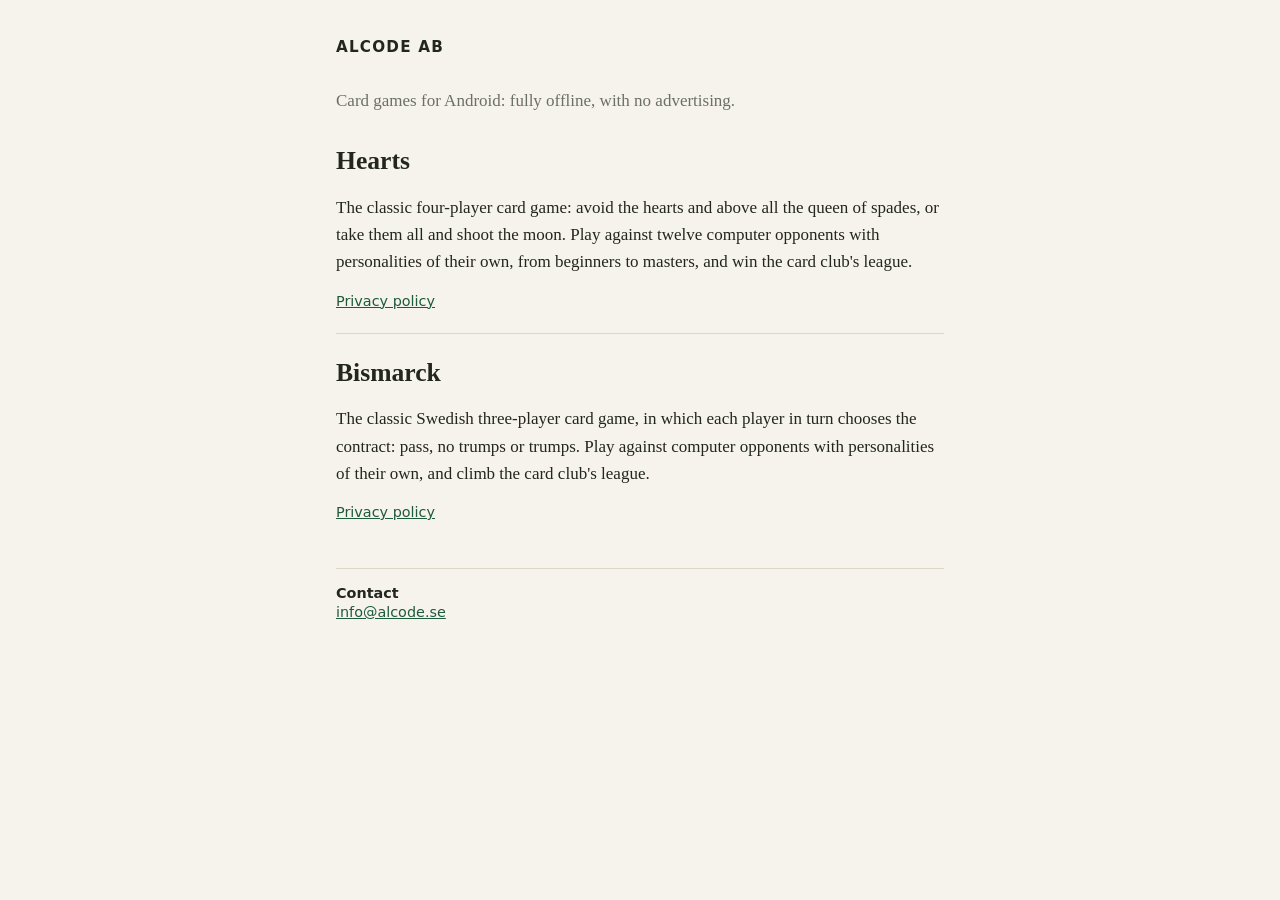
<file: index.html>
<!doctype html>
<html lang="en">
<head>
  <meta charset="utf-8">
  <meta name="viewport" content="width=device-width, initial-scale=1">
  <title>Alcode AB</title>
  <meta name="description" content="Alcode AB makes the card games Bismarck and Hearts for Android.">
  <link rel="stylesheet" href="style.css">
</head>
<body>
  <main>
    <header>
      <p class="company">Alcode AB</p>
    </header>

    <p class="intro">Card games for Android: fully offline, with no advertising.</p>

    <section class="game">
      <h2>Hearts</h2>
      <p>
        The classic four-player card game: avoid the hearts and above all the queen of spades, or
        take them all and shoot the moon. Play against twelve computer opponents with
        personalities of their own, from beginners to masters, and win the card club's league.
      </p>
      <p class="links"><a href="hearts-privacy.html">Privacy policy</a></p>
    </section>

    <section class="game">
      <h2>Bismarck</h2>
      <p>
        The classic Swedish three-player card game, in which each player in turn chooses the
        contract: pass, no trumps or trumps. Play against computer opponents with personalities
        of their own, and climb the card club's league.
      </p>
      <p class="links"><a href="privacy.html">Privacy policy</a></p>
    </section>

    <footer>
      <h2>Contact</h2>
      <p><a href="mailto:info@alcode.se">info@alcode.se</a></p>
    </footer>
  </main>
</body>
</html>
</file>
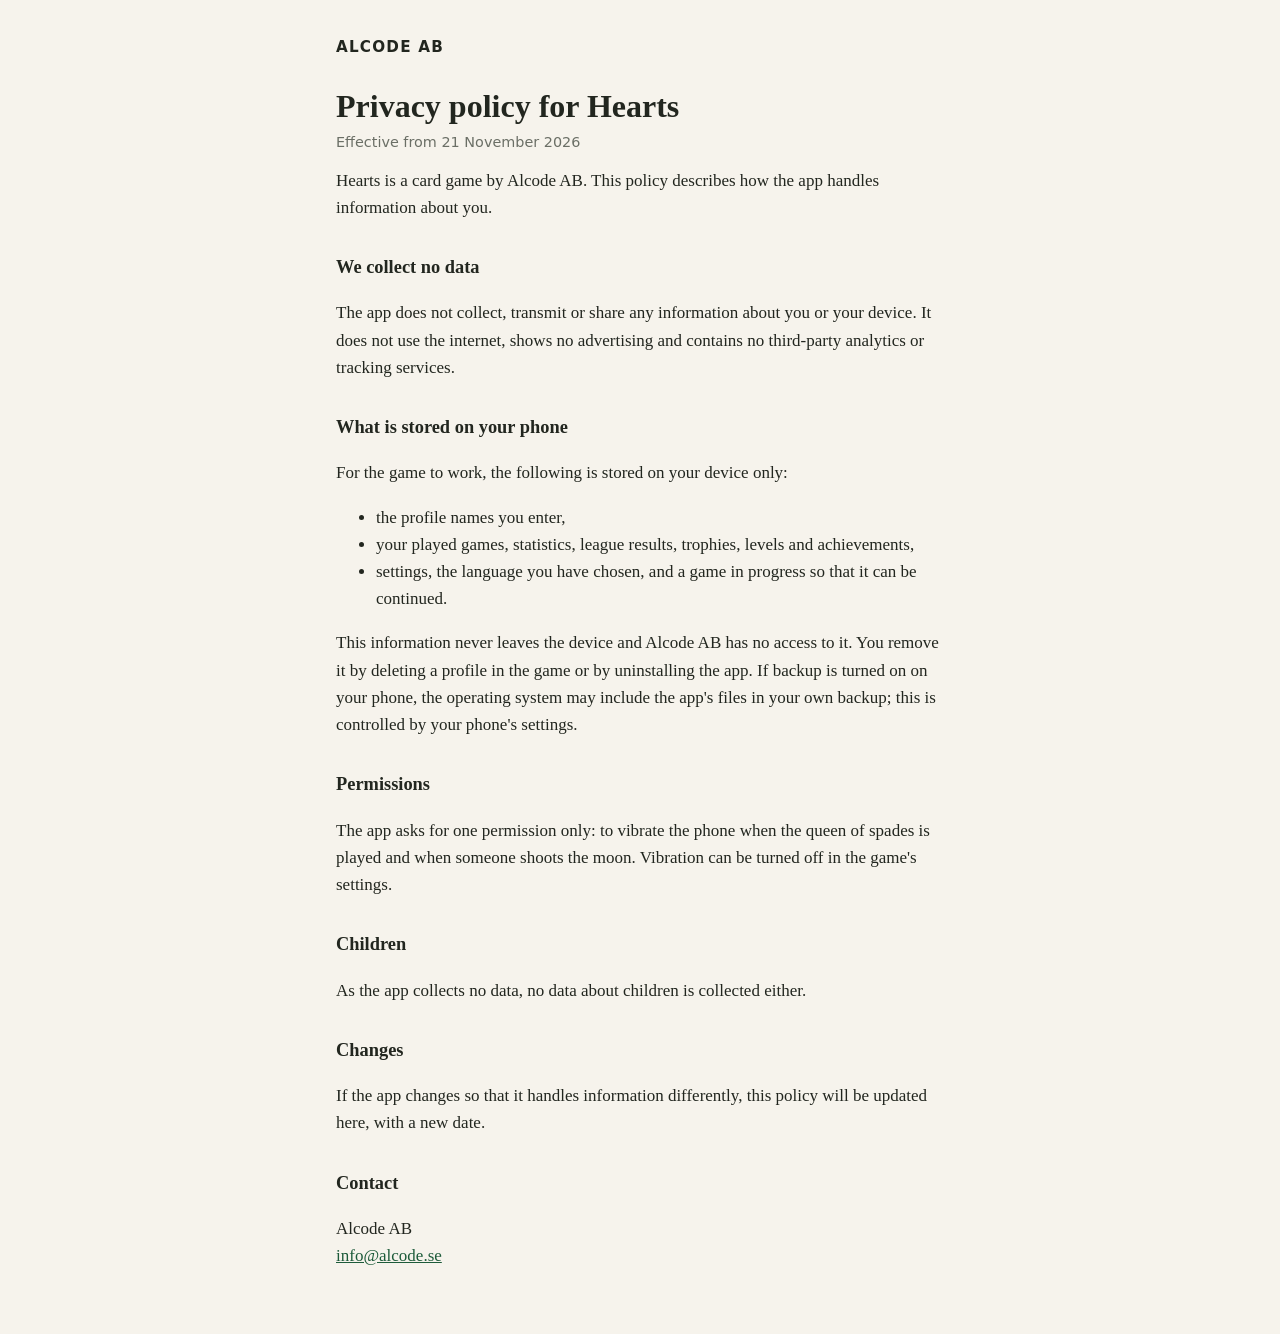
<file: hearts-privacy.html>
<!doctype html>
<html lang="en">
<head>
  <meta charset="utf-8">
  <meta name="viewport" content="width=device-width, initial-scale=1">
  <title>Privacy policy – Hearts</title>
  <meta name="description" content="Privacy policy for the card game Hearts by Alcode AB.">
  <link rel="stylesheet" href="style.css">
</head>
<body>
  <main>
    <header>
      <p class="company"><a href="./">Alcode AB</a></p>
    </header>

    <article>
      <h1>Privacy policy for Hearts</h1>
      <p class="date">Effective from 21 November 2026</p>

      <p>
        Hearts is a card game by Alcode AB. This policy describes how the app handles
        information about you.
      </p>

      <h2>We collect no data</h2>
      <p>
        The app does not collect, transmit or share any information about you or your device. It
        does not use the internet, shows no advertising and contains no third-party analytics or
        tracking services.
      </p>

      <h2>What is stored on your phone</h2>
      <p>For the game to work, the following is stored on your device only:</p>
      <ul>
        <li>the profile names you enter,</li>
        <li>your played games, statistics, league results, trophies, levels and achievements,</li>
        <li>settings, the language you have chosen, and a game in progress so that it can be continued.</li>
      </ul>
      <p>
        This information never leaves the device and Alcode AB has no access to it. You remove it
        by deleting a profile in the game or by uninstalling the app. If backup is turned on on
        your phone, the operating system may include the app's files in your own backup; this is
        controlled by your phone's settings.
      </p>

      <h2>Permissions</h2>
      <p>
        The app asks for one permission only: to vibrate the phone when the queen of spades is
        played and when someone shoots the moon. Vibration can be turned off in the game's
        settings.
      </p>

      <h2>Children</h2>
      <p>
        As the app collects no data, no data about children is collected either.
      </p>

      <h2>Changes</h2>
      <p>
        If the app changes so that it handles information differently, this policy will be
        updated here, with a new date.
      </p>

      <h2>Contact</h2>
      <p>
        Alcode AB<br>
        <a href="mailto:info@alcode.se">info@alcode.se</a>
      </p>
    </article>
  </main>
</body>
</html>
</file>
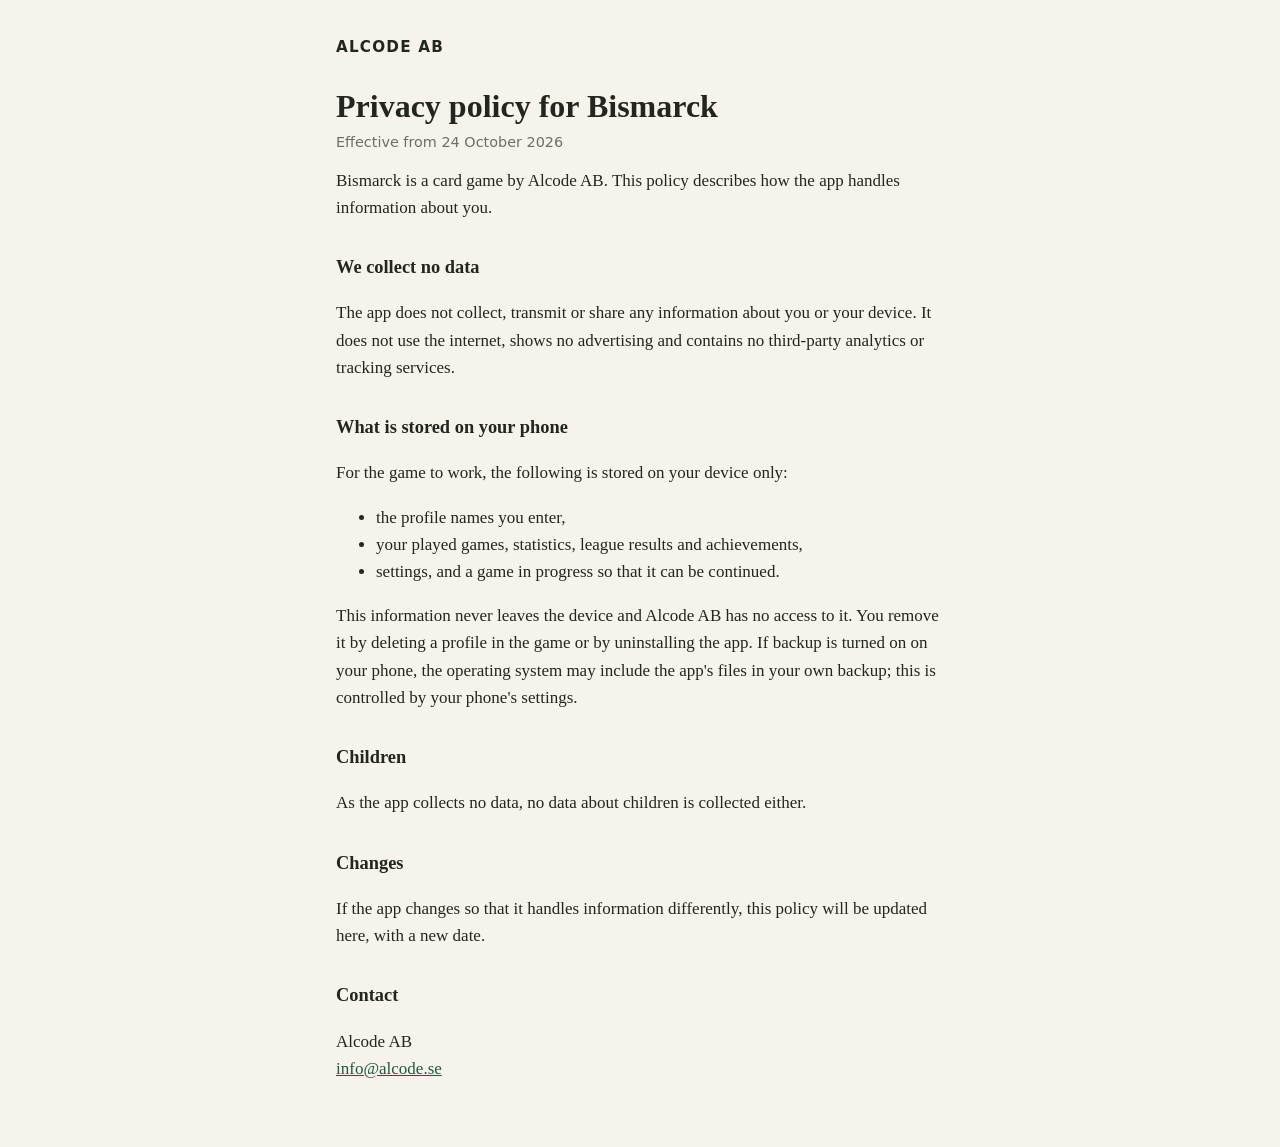
<file: privacy.html>
<!doctype html>
<html lang="en">
<head>
  <meta charset="utf-8">
  <meta name="viewport" content="width=device-width, initial-scale=1">
  <title>Privacy policy – Bismarck</title>
  <meta name="description" content="Privacy policy for the card game Bismarck by Alcode AB.">
  <link rel="stylesheet" href="style.css">
</head>
<body>
  <main>
    <header>
      <p class="company"><a href="./">Alcode AB</a></p>
    </header>

    <article>
      <h1>Privacy policy for Bismarck</h1>
      <p class="date">Effective from 24 October 2026</p>

      <p>
        Bismarck is a card game by Alcode AB. This policy describes how the app handles
        information about you.
      </p>

      <h2>We collect no data</h2>
      <p>
        The app does not collect, transmit or share any information about you or your device. It
        does not use the internet, shows no advertising and contains no third-party analytics or
        tracking services.
      </p>

      <h2>What is stored on your phone</h2>
      <p>For the game to work, the following is stored on your device only:</p>
      <ul>
        <li>the profile names you enter,</li>
        <li>your played games, statistics, league results and achievements,</li>
        <li>settings, and a game in progress so that it can be continued.</li>
      </ul>
      <p>
        This information never leaves the device and Alcode AB has no access to it. You remove it
        by deleting a profile in the game or by uninstalling the app. If backup is turned on on
        your phone, the operating system may include the app's files in your own backup; this is
        controlled by your phone's settings.
      </p>

      <h2>Children</h2>
      <p>
        As the app collects no data, no data about children is collected either.
      </p>

      <h2>Changes</h2>
      <p>
        If the app changes so that it handles information differently, this policy will be
        updated here, with a new date.
      </p>

      <h2>Contact</h2>
      <p>
        Alcode AB<br>
        <a href="mailto:info@alcode.se">info@alcode.se</a>
      </p>
    </article>
  </main>
</body>
</html>
</file>
<file: style.css>
:root {
  --bg: #f6f3ec;
  --text: #22261f;
  --muted: #6b6f66;
  --accent: #1d5b3a;
  --rule: #ddd7ca;
}

@media (prefers-color-scheme: dark) {
  :root {
    --bg: #10170f;
    --text: #e7e4dc;
    --muted: #9da196;
    --accent: #7cc49b;
    --rule: #2c3529;
  }
}

* { box-sizing: border-box; }

body {
  margin: 0;
  background: var(--bg);
  color: var(--text);
  font: 17px/1.6 Georgia, "Times New Roman", serif;
}

main {
  max-width: 40rem;
  margin: 0 auto;
  padding: 2.5rem 1rem 3rem;
}

header {
  display: flex;
  justify-content: space-between;
  align-items: baseline;
  gap: 1rem;
  margin-bottom: 2rem;
}

.company {
  margin: 0;
  font: 600 0.95rem/1 system-ui, sans-serif;
  letter-spacing: 0.08em;
  text-transform: uppercase;
}

.company a { color: inherit; text-decoration: none; }

h1 { font-size: 2rem; line-height: 1.2; margin: 0 0 0.5rem; }
h2 { font-size: 1.15rem; margin: 2rem 0 0.4rem; }

a { color: var(--accent); }

.date { color: var(--muted); font: 0.9rem system-ui, sans-serif; margin-top: 0; }

/* The front page: a line about the games, and each game in turn with its own links. */
.intro { color: var(--muted); margin: 0 0 0.5rem; }

.game { padding: 1.5rem 0; border-top: 1px solid var(--rule); }
.game:first-of-type { border-top: none; }
.game h2 { font-size: 1.6rem; line-height: 1.2; margin: 0 0 0.5rem; }

.links { margin: 0; font: 0.9rem system-ui, sans-serif; }

footer {
  margin-top: 1.5rem;
  padding-top: 1rem;
  border-top: 1px solid var(--rule);
  font: 0.9rem system-ui, sans-serif;
}

footer h2 { font: 600 0.9rem system-ui, sans-serif; margin: 0 0 0.2rem; }
footer p { margin: 0; }
</file>
